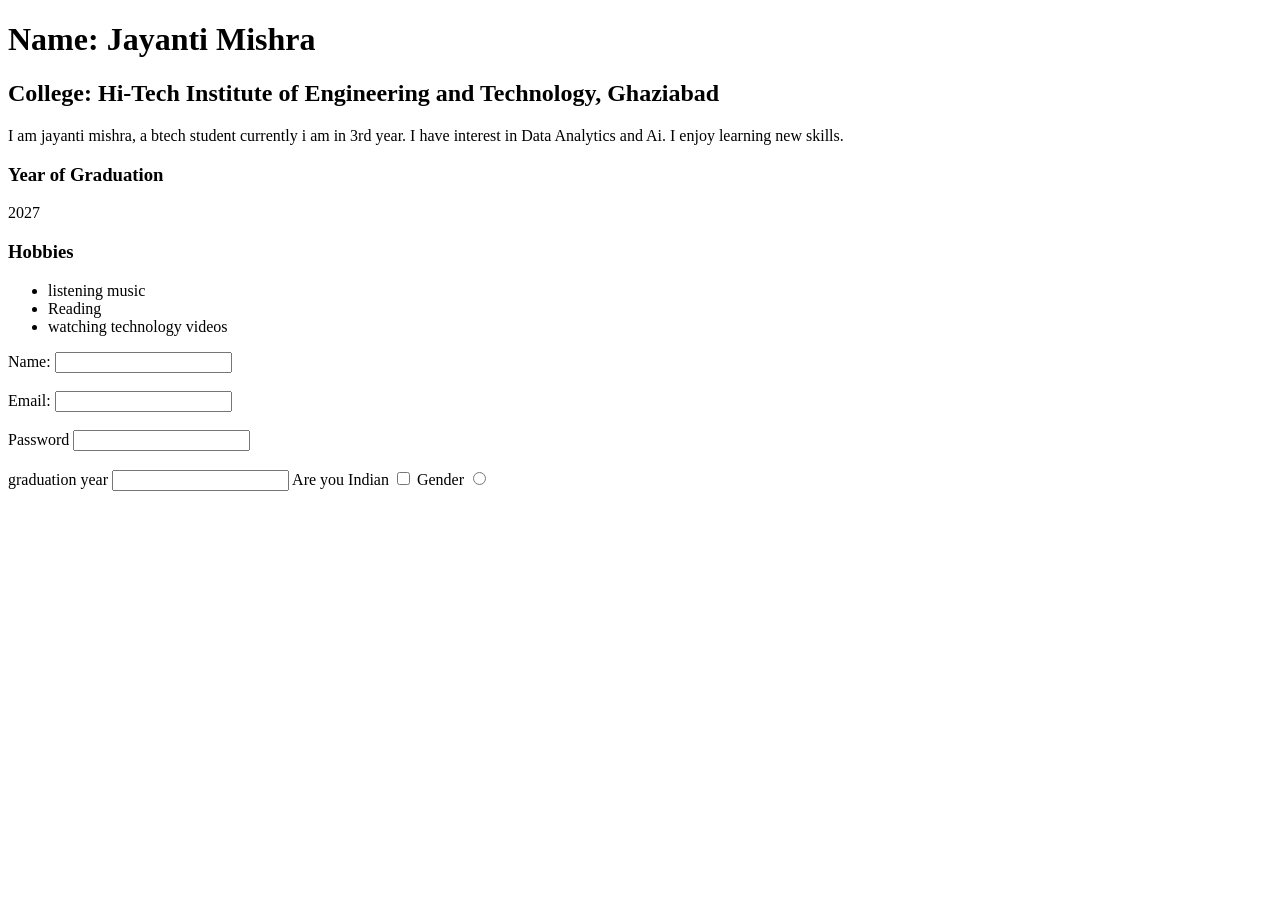
<file: day 1 of training/index.html>
<!DOCTYPE html>
<html>

<head>
    <title>Jayanti Mishra</title>
</head>
<body>
    <h1>Name: Jayanti Mishra</h1>
    <h2>College: Hi-Tech Institute of Engineering and Technology, Ghaziabad</h2>
    <p>I am jayanti mishra, a btech student currently i am in 3rd year. I have interest in Data Analytics and Ai. I enjoy learning new skills.</p>
<h3> Year of Graduation</h3>
<p>2027</p>
<h3>Hobbies</h3>
    <ul>
        <li>listening music</li>
        <li>Reading</li>
        <li>watching technology videos</li>
    </ul>
    <form>
        <label>Name:</label>
        <input type="text">
<br><br>
        <label>Email:</label>
        <input type="email">
<br><br>
        <label>Password</label>
        <input type="password">
<br><br>
       <label>graduation year</label>
       <input type="number">

       <label>Are you Indian</label>
       <input type="checkbox">

       <label>Gender</label>
       <input type="radio" name="gender"
       male

    </form>
</body>
</html>
</file>
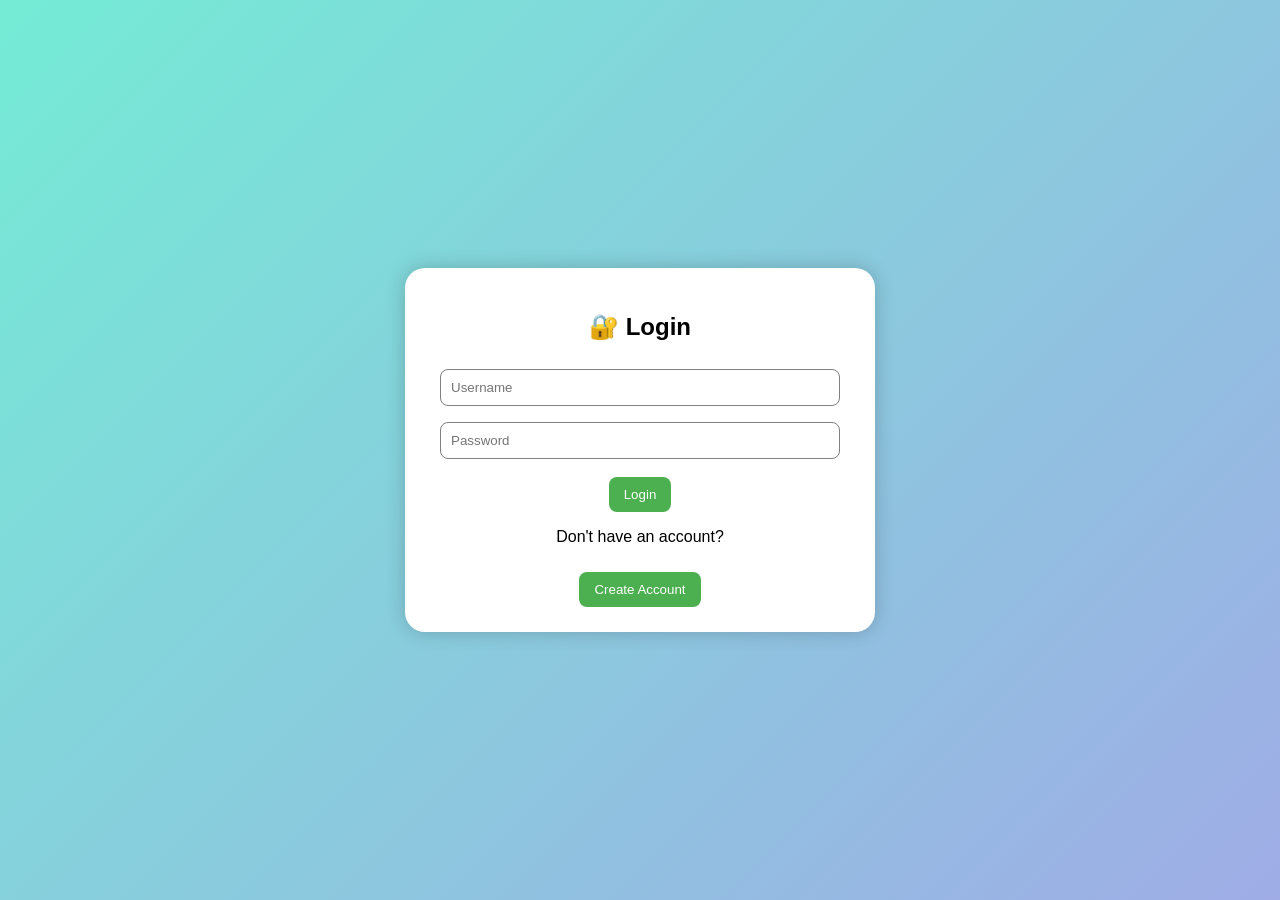
<file: Day 6 of training/index.html>
<!DOCTYPE html>
<html>
<head>
    <meta charset="UTF-8">
    <title>Weather App</title>
    <link rel="stylesheet" href="style.css">
</head>
<body>

<div class="container">

    <div id="authSection">

        <!-- LOGIN FORM -->

        <div id="loginForm">

            <h2>🔐 Login</h2>

            <input
                type="text"
                id="loginUser"
                placeholder="Username">

            <input
                type="password"
                id="loginPass"
                placeholder="Password">

            <button onclick="login()">
                Login
            </button>

            <p id="loginMsg"></p>

            <p>Don't have an account?</p>

            <button onclick="showSignup()">
                Create Account
            </button>

        </div>

        <!-- SIGNUP FORM -->

        <div id="signupForm" style="display:none;">

            <h2>🆕 Create Account</h2>

            <input
                type="text"
                id="newUser"
                placeholder="Username">

            <input
                type="password"
                id="newPass"
                placeholder="Password">

            <button onclick="createAccount()">
                Create Account
            </button>

            <button onclick="showLogin()">
                Back To Login
            </button>

            <p id="signupMsg"></p>

        </div>

    </div>

    <!-- WEATHER APP -->

    <div id="weatherSection" style="display:none;">

        <button
            class="logoutBtn"
            onclick="logout()">
            Logout
        </button>

        <h1>🌦 Weather App</h1>

        <input
            type="text"
            id="city"
            placeholder="Enter City Name">

        <button onclick="getWeather()">
            Search
        </button>

        <div id="weatherResult"></div>

    </div>

</div>

<script src="script.js"></script>

</body>
</html>
</file>
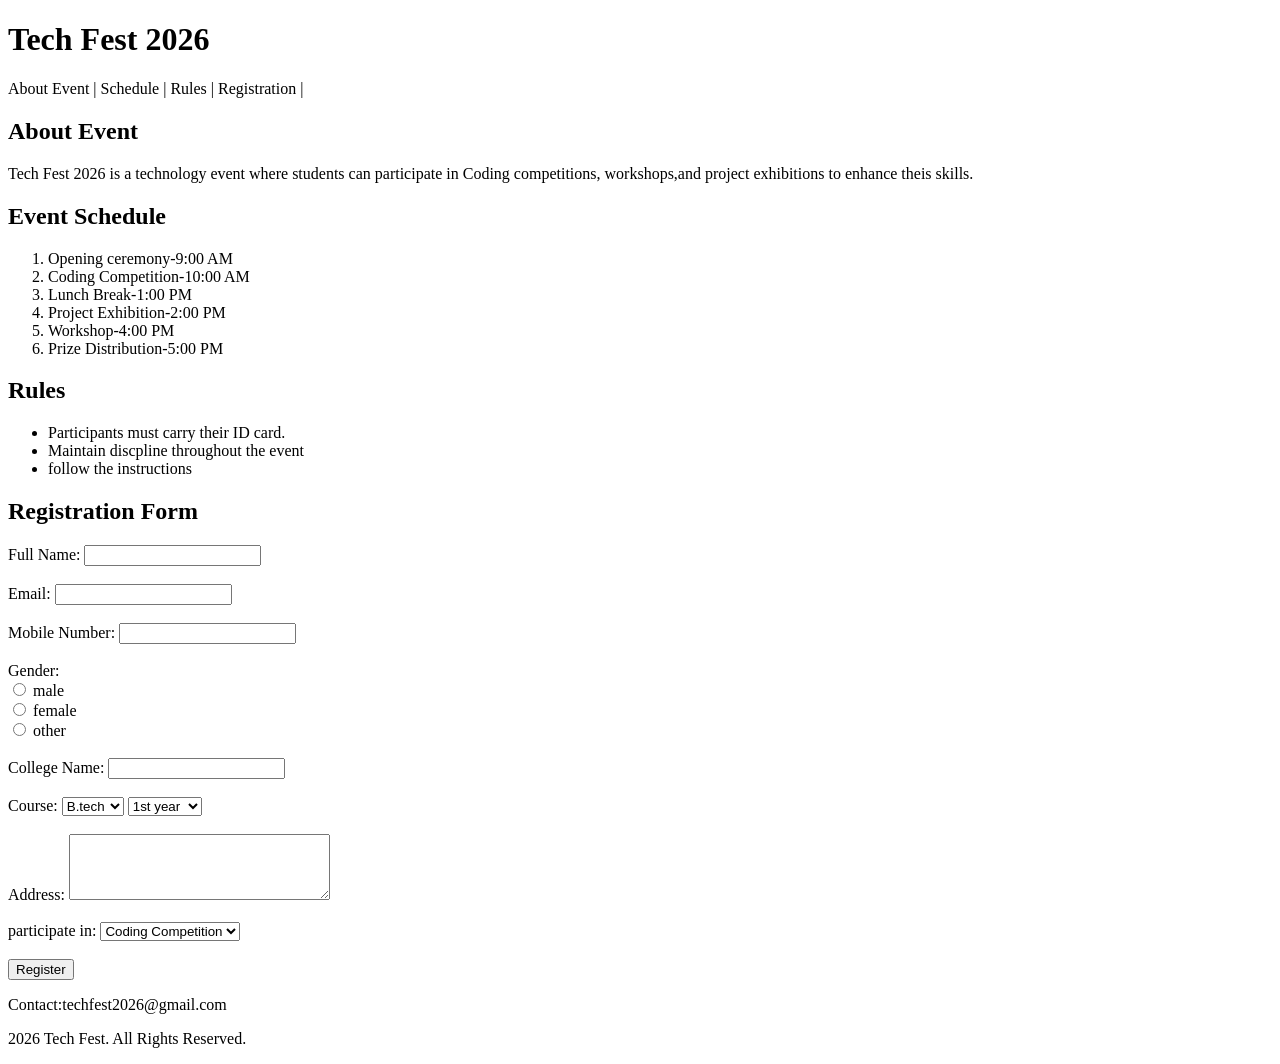
<file: day 1 of training/collegeEventWebsite.html>
<!DOCTYPE html>
<html>
    <head>
        <title>Tech Fest 2026</title>
    </head>
    <Body>
        <header>
            <h1>Tech Fest 2026</h1>
        </header>
        <nav>
            About Event  |
            Schedule  |
            Rules  |
            Registration  |
        </nav>
        <section id="About Event">
            <h2>About Event</h2>
            <p>Tech Fest 2026 is a technology event where students can participate in Coding competitions, workshops,and project exhibitions to enhance theis skills.</p>
        </section>
        <section id="Event Schedule">
            <h2>Event Schedule</h2>
            <ol>
                <li>Opening ceremony-9:00 AM</li>
                <li>Coding Competition-10:00 AM</li>
                <li>Lunch Break-1:00 PM</li>
                <li>Project Exhibition-2:00 PM</li>
                <li>Workshop-4:00 PM</li>
                <li>Prize Distribution-5:00 PM</li>
            </ol>
        </section>
        <section id="rules">
            <h2>Rules</h2>
            <ul>
                <li>Participants must carry their ID card.</li>
                <li>Maintain discpline throughout the event</li>
                <li>follow the instructions</li>
            </ul>
        </section>
        <section id="Registration Form">
            <h2>Registration Form</h2>
            <form>
            <label>Full Name:</label>
            <input type="text"> 
            <br><br>
           <label>Email:</label>
        <input type="email">
        <br><br>
         </label>Mobile Number:</label>
        <input type="tel">  
        <br><br>
         <label>Gender:</label><br>
        <input type="radio" name="gender"value="Male">
        male<br>
        <input type="radio" name="gender"value="female">
        female<br>
        <input type="radio" name="gender"value="other">
        other
        <br><br>
        <label>College Name:</label>
        <input type="text">
        <br><br>
        <label>Course:</label>
        <select name="course">
            <option>B.tech</option>
            <option>BCA</option>
            <option>BCOM</option>
            <option>BBA</option>
            </select>
        <select name="year of course">
            <option>1st year</option>
            <option>2nd year</option>
            <option>3rd year</option>
            <option>4th year</option>
        </select>
        <br><br>
        <label>Address:</label>
        <textarea name="address" rows="4" cols="30"></textarea>
         <br><br>
        <label>participate in:</label>
        <select name="Participate in">
            <option>Coding Competition</option>
            <option>Project Exhibition</option>
            <option>Workshop</option> 
        </select>
        <br><br>
        <input type="Submit" Value="Register">
        </section>
        <footer>
            <p>
                Contact:techfest2026@gmail.com
            </p>
            <p>2026 Tech Fest. All Rights Reserved.</p>
        </footer>
    </Body>
</html>
</file>
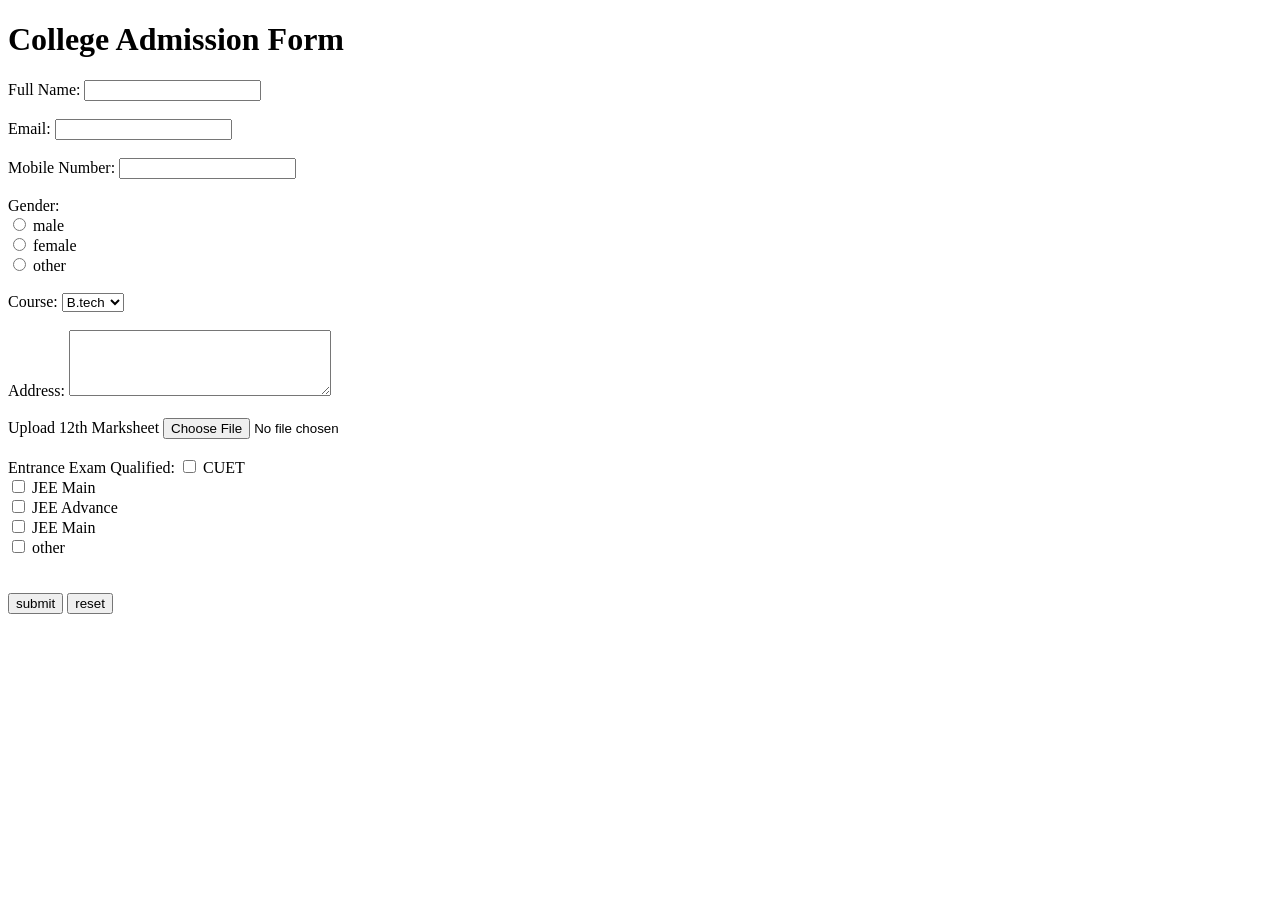
<file: day 1 of training/form.html>
<!DOCTYPE html>
<html>
    <head>
        <title>COllege Admission Form</title>
    </head>
    <body>
        <h1>College Admission Form</h1>
        <form>
            <label>Full Name:</label>
            <input type="text"> 
            <br><br>
           <label>Email:</label>
        <input type="email">
        <br><br>
         </label>Mobile Number:</label>
        <input type="tel">  
        <br><br>
         <label>Gender:</label><br>
        <input type="radio" name="gender"value="Male">
        male<br>
        <input type="radio" name="gender"value="female">
        female<br>
        <input type="radio" name="gender"value="other">
        other
        <br><br>
        <label>Course:</label>
        <select name="course">
            <option>B.tech</option>
            <option>BCA</option>
            <option>BCOM</option>
            <option>BBA</option>
        </select>
        <br><br>
        <label>Address:</label>
        <textarea name="address" rows="4" cols="30"></textarea>
       <br><br>
       <label>Upload 12th Marksheet</label>
       <input type="file" name="Marksheet">
       <br><br>
       <label>Entrance Exam Qualified:</label>
       <input type="checkbox" name="exam" value="CUET">
       CUET<br>
       <input type="checkbox" name="exam" value="JEE Main">
       JEE Main<br>
     <input type="checkbox" name="exam" value="JEE Advance">
       JEE Advance<br>
        <input type="checkbox" name="exam" value="JEE Main">
       JEE Main<br>
     <input type="checkbox" name="exam" value="other">
       other<br>
    <br><br>
    <input type="submit" value="submit">
    <input type="reset" value="reset">

     </form>
    </body>
</html>
</file>
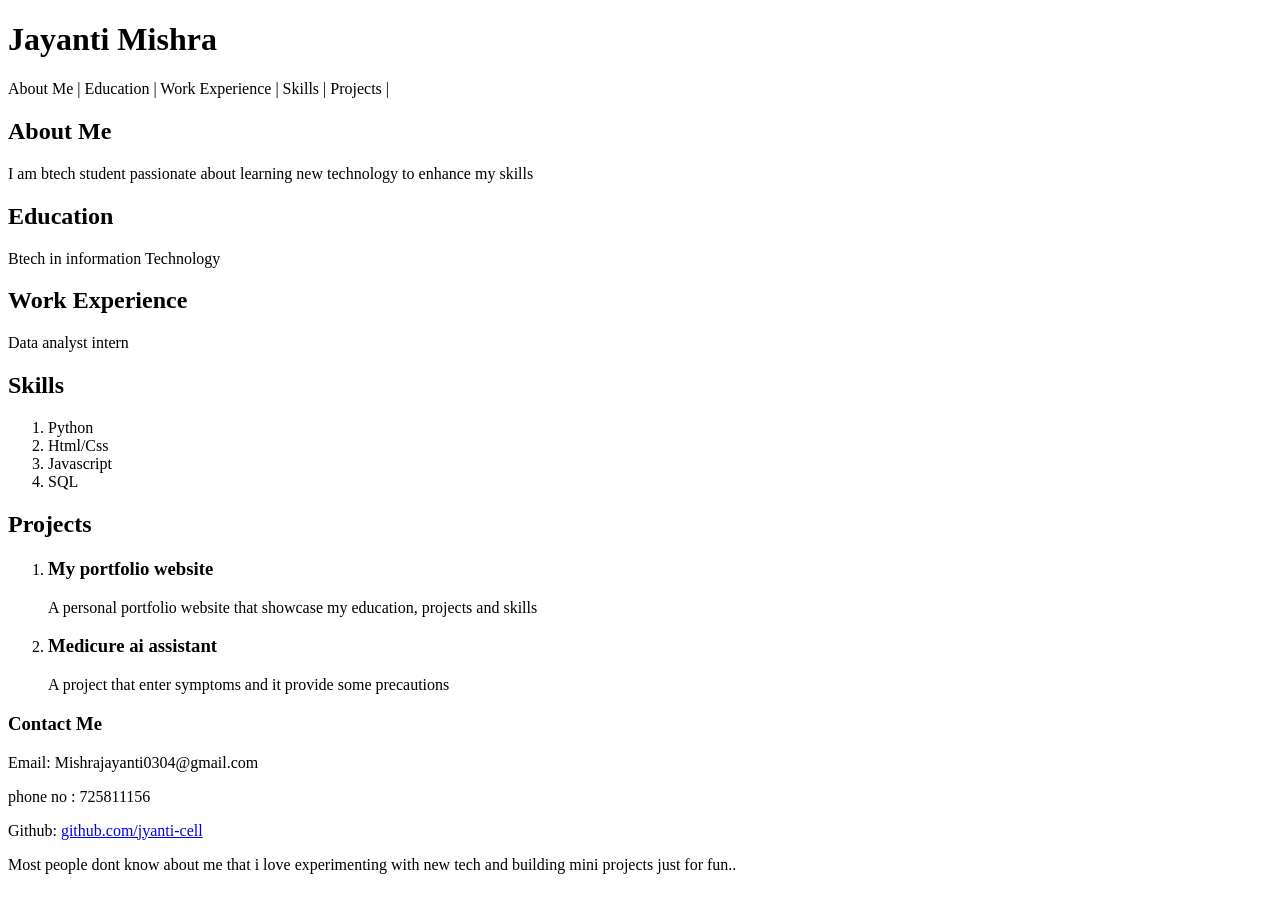
<file: day 1 of training/myportfolio.html>
<!DOCTYPE html>
<html>
    <head>
        <title>My Portfolio Website</title>
    </head>
    <body>
     
     <header>
        <h1>Jayanti Mishra</h1>
        </header>
     <nav>
        About Me  |
        Education  |
        Work Experience  |
        Skills  |
        Projects  |
        
     </nav>   
     <main>
       <section id="about">
        <h2>About Me</h2>
        <p>I am btech student passionate about learning new technology to enhance my skills</p>
       </section>
       <section id="education" >
        <h2>Education</h2>
        <p>Btech in information Technology</p>
        </section>
        <section id="Work Experience" >
        <h2>Work Experience</h2>
        <p>Data analyst intern</p>
        </section>
        <section id="skills">
        <h2>Skills</h2>
        <ol>
            <li>Python</li>
            <li>Html/Css</li>
            <li>Javascript</li>
            <li>SQL</li>
        </ol>
         </section>
       <section id="projects" >
        <h2>Projects</h2>
        <ol>
            <li>
                <h3>My portfolio website</h3>
                <p>A personal portfolio website that showcase my education, projects and skills</p>
            </li>
            <li>
                <h3>Medicure ai assistant</h3>
                <p>A project that enter symptoms and it provide some precautions</p>
            </li>
        </ol>
       </section>
       
     </main>
     <footer> 
        <h3>Contact Me</h3>
        <p>Email: Mishrajayanti0304@gmail.com</p>
        <p>phone no : 725811156</p>
        <p>Github:
            <a href="https://github.com/jyanti-cell">
                github.com/jyanti-cell
            </a>
        </p>
        <p>Most people dont know about me that i love experimenting with new tech and building mini projects just for fun..</p>
     </footer>

    </body>
</html>
</file>
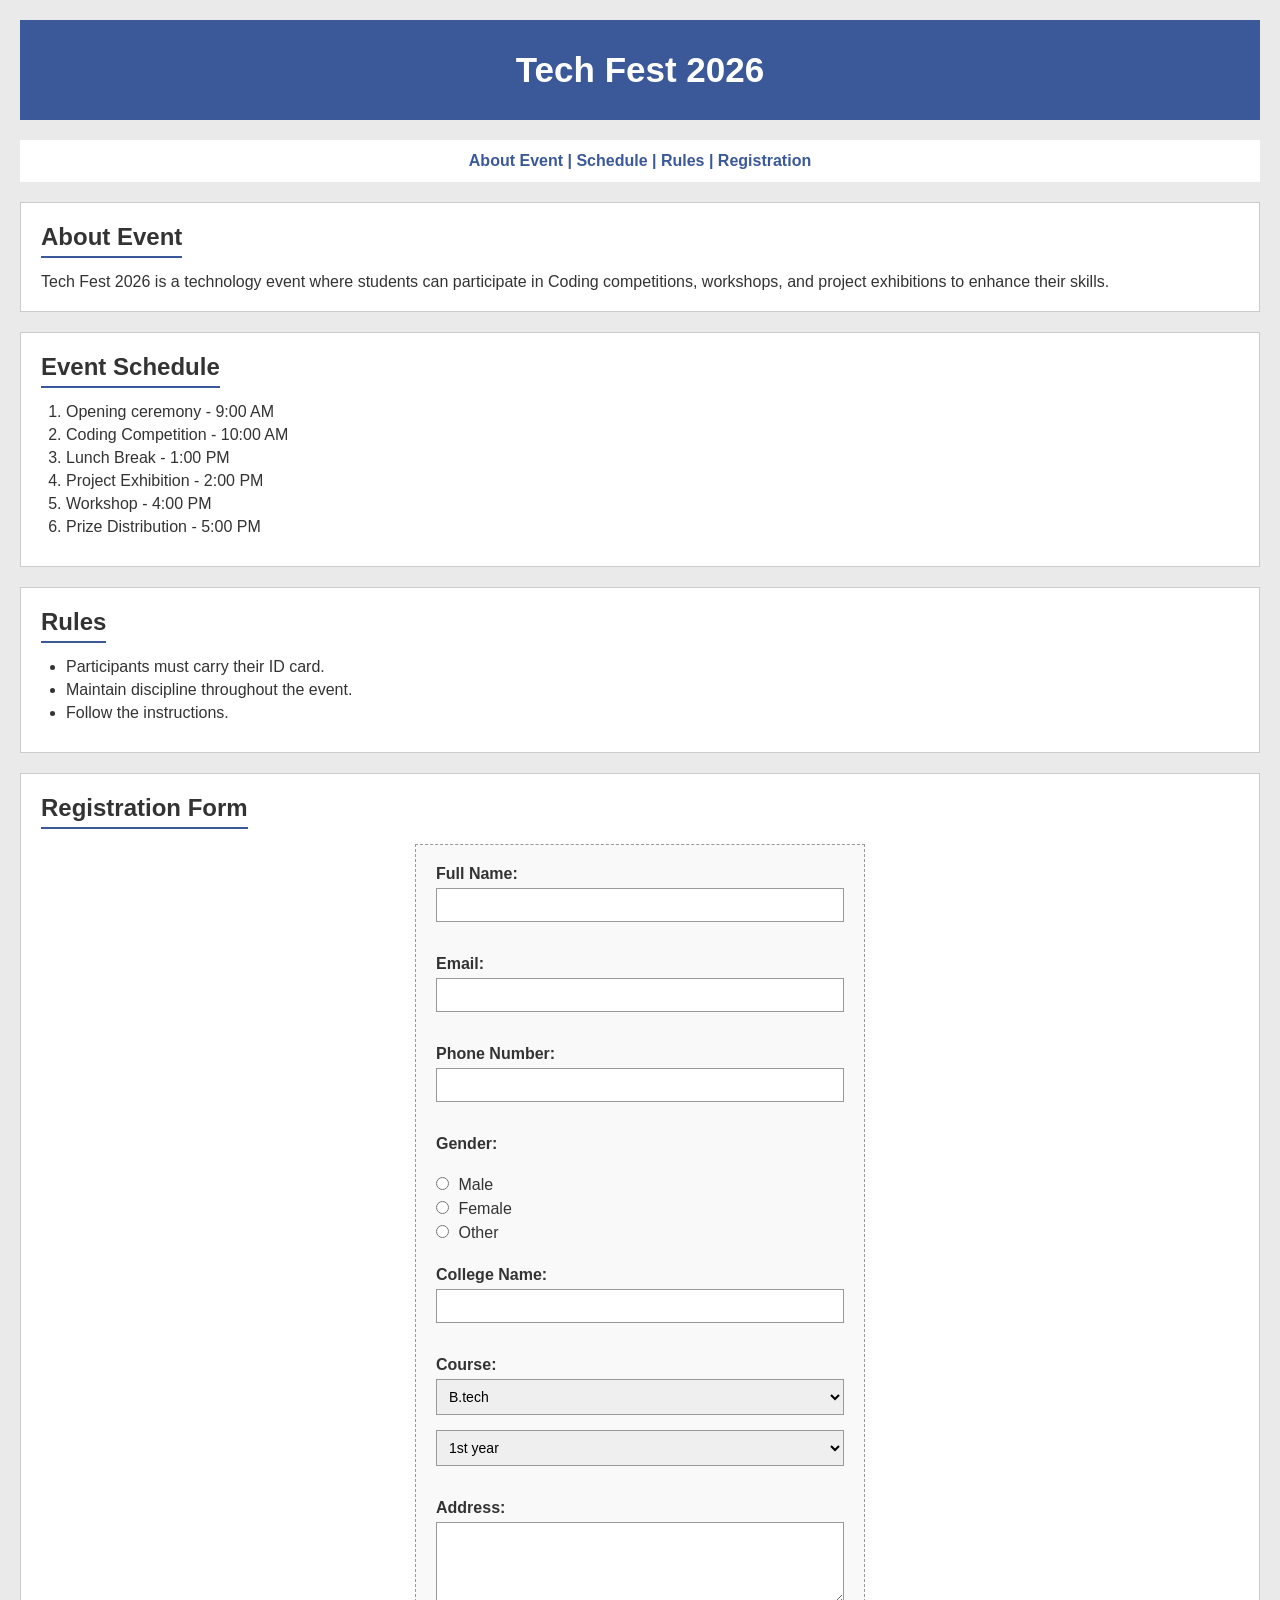
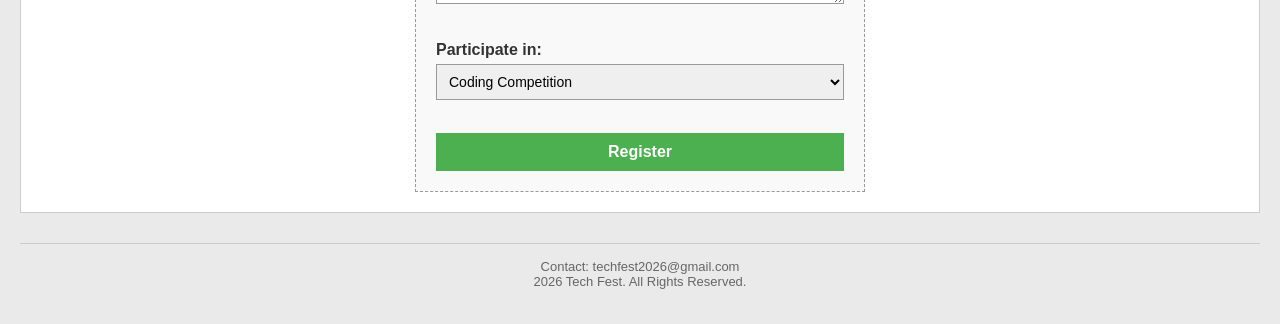
<file: day 3 of training/collegeEventWebsite.html>
<!DOCTYPE html>
<html>
    <head>
        <title>Tech Fest 2026</title>
        <link rel="stylesheet" href="style1.css">
    </head>
    <body>
        <header>
            <h1>Tech Fest 2026</h1>
        </header>
        <nav>
            About Event  | Schedule  | Rules  | Registration
        </nav>
        <section id="About Event">
            <h2>About Event</h2>
            <p id="paragraph">Tech Fest 2026 is a technology event where students can participate in Coding competitions, workshops, and project exhibitions to enhance their skills.</p>
        </section>
        <section id="Event Schedule">
            <h2>Event Schedule</h2>
            <ol>
                <li>Opening ceremony - 9:00 AM</li>
                <li>Coding Competition - 10:00 AM</li>
                <li>Lunch Break - 1:00 PM</li>
                <li>Project Exhibition - 2:00 PM</li>
                <li>Workshop - 4:00 PM</li>
                <li>Prize Distribution - 5:00 PM</li>
            </ol>
        </section>
        <section id="rules">
            <h2>Rules</h2>
            <ul>
                <li>Participants must carry their ID card.</li>
                <li>Maintain discipline throughout the event.</li>
                <li>Follow the instructions.</li>
            </ul>
        </section>
        <section id="RegistrationFormSection">
            <h2>Registration Form</h2>
            <form id="festForm" onsubmit="event.preventDefault();">
                <label>Full Name:</label>
                <input type="text" id="FullName"> 
                <br><br>
                <label>Email:</label>
                <input type="email" id="email">
                <br><br>
                <label>Phone Number:</label>
                <input type="tel" id="PhoneNumber">  
                <br><br>
                <label>Gender:</label><br>
                <input type="radio" name="gender" value="Male"> Male<br>
                <input type="radio" name="gender" value="Female"> Female<br>
                <input type="radio" name="gender" value="Other"> Other
                <br><br>
                <label>College Name:</label>
                <input type="text" id="CollegeName">
                <br><br>
                <label>Course:</label>
                <select name="course" id="course">
                    <option>B.tech</option>
                    <option>BCA</option>
                    <option>BCOM</option>
                    <option>BBA</option>
                </select>
                <select name="year of course" id="yearofcourse">
                    <option>1st year</option>
                    <option>2nd year</option>
                    <option>3rd year</option>
                    <option>4th year</option>
                </select>
                <br><br>
                <label>Address:</label>
                <textarea name="address" rows="4" cols="30" id="address"></textarea>
                <br><br>
                <label>Participate in:</label>
                <select name="Participate in" id="participatein">
                    <option>Coding Competition</option>
                    <option>Project Exhibition</option>
                    <option>Workshop</option> 
                </select>
                <br><br>
                <button type="button" onclick="processform()">Register</button>
            </form>
        </section>
        <footer>
            <p>Contact: techfest2026@gmail.com</p>
            <p>2026 Tech Fest. All Rights Reserved.</p>
        </footer>
        <script src="domscript.js"></script>
    </body>
</html>
</file>
<file: Day 6 of training/style.css>
body{

    font-family:Arial,sans-serif;

    display:flex;

    justify-content:center;

    align-items:center;

    min-height:100vh;

    background:linear-gradient(
    135deg,#74ebd5,#9face6);

    margin:0;
}

.container{

    width:420px;

    background:white;

    padding:25px;

    border-radius:20px;

    text-align:center;

    box-shadow:0 0 20px rgba(0,0,0,0.2);
}

input{

    width:90%;

    padding:10px;

    margin:8px 0;

    border-radius:8px;

    border:1px solid gray;
}

button{

    padding:10px 15px;

    border:none;

    border-radius:8px;

    background:#4CAF50;

    color:white;

    cursor:pointer;

    margin-top:10px;
}

button:hover{

    background:#45a049;
}

#weatherSection{

    display:none;
}

#weatherResult{

    margin-top:20px;

    padding:15px;

    background:#f4f4f4;

    border-radius:10px;
}

#weatherResult img{

    width:80px;
}

.logoutBtn{

    background:red;
}
</file>
<file: day 3 of training/style1.css>
* {
    margin: 0;
    padding: 0;
    box-sizing: border-box;
}

body {
    background-color: #eaeaea;
    font-family: Arial, sans-serif;
    color: #333333;
    padding: 20px;
}

header {
    background-color: #3b5998;
    color: white;
    text-align: center;
    padding: 30px;
    margin-bottom: 20px;
}

header h1 {
    font-size: 35px;
}

nav {
    background-color: #ffffff;
    padding: 12px;
    text-align: center;
    margin-bottom: 20px;
    font-weight: bold;
    color: #3b5998;
}

section {
    background-color: #ffffff;
    padding: 20px;
    margin-bottom: 20px;
    border: 1px solid #cccccc;
}

section h2 {
    color: #333333;
    margin-bottom: 15px;
    border-bottom: 2px solid #3b5998;
    padding-bottom: 5px;
    width: fit-content;
}

ul, ol {
    margin-left: 25px;
    margin-top: 10px;
    margin-bottom: 10px;
}

li {
    margin-bottom: 5px;
}

form {
    max-width: 450px;
    margin: 0 auto;
    background-color: #f9f9f9;
    padding: 20px;
    border: 1px dashed #999999;
}

label {
    display: block;
    font-weight: bold;
    margin-bottom: 5px;
}

input[type="text"],
input[type="email"],
input[type="tel"],
select,
textarea {
    width: 100%;
    padding: 8px;
    margin-bottom: 15px;
    border: 1px solid #999999;
    font-size: 14px;
}

input[type="radio"] {
    margin-right: 5px;
    margin-bottom: 10px;
}

button {
    background-color: #4caf50;
    color: white;
    padding: 10px 20px;
    border: none;
    font-size: 16px;
    font-weight: bold;
    cursor: pointer;
    width: 100%;
}

button:hover {
    background-color: #45a049;
}

footer {
    text-align: center;
    margin-top: 30px;
    padding: 15px;
    border-top: 1px solid #cccccc;
    font-size: 13px;
    color: #666666;
}

@media (max-width: 600px) {
    body {
        padding: 10px;
    }
    form {
        width: 100%;
    }
}
</file>
